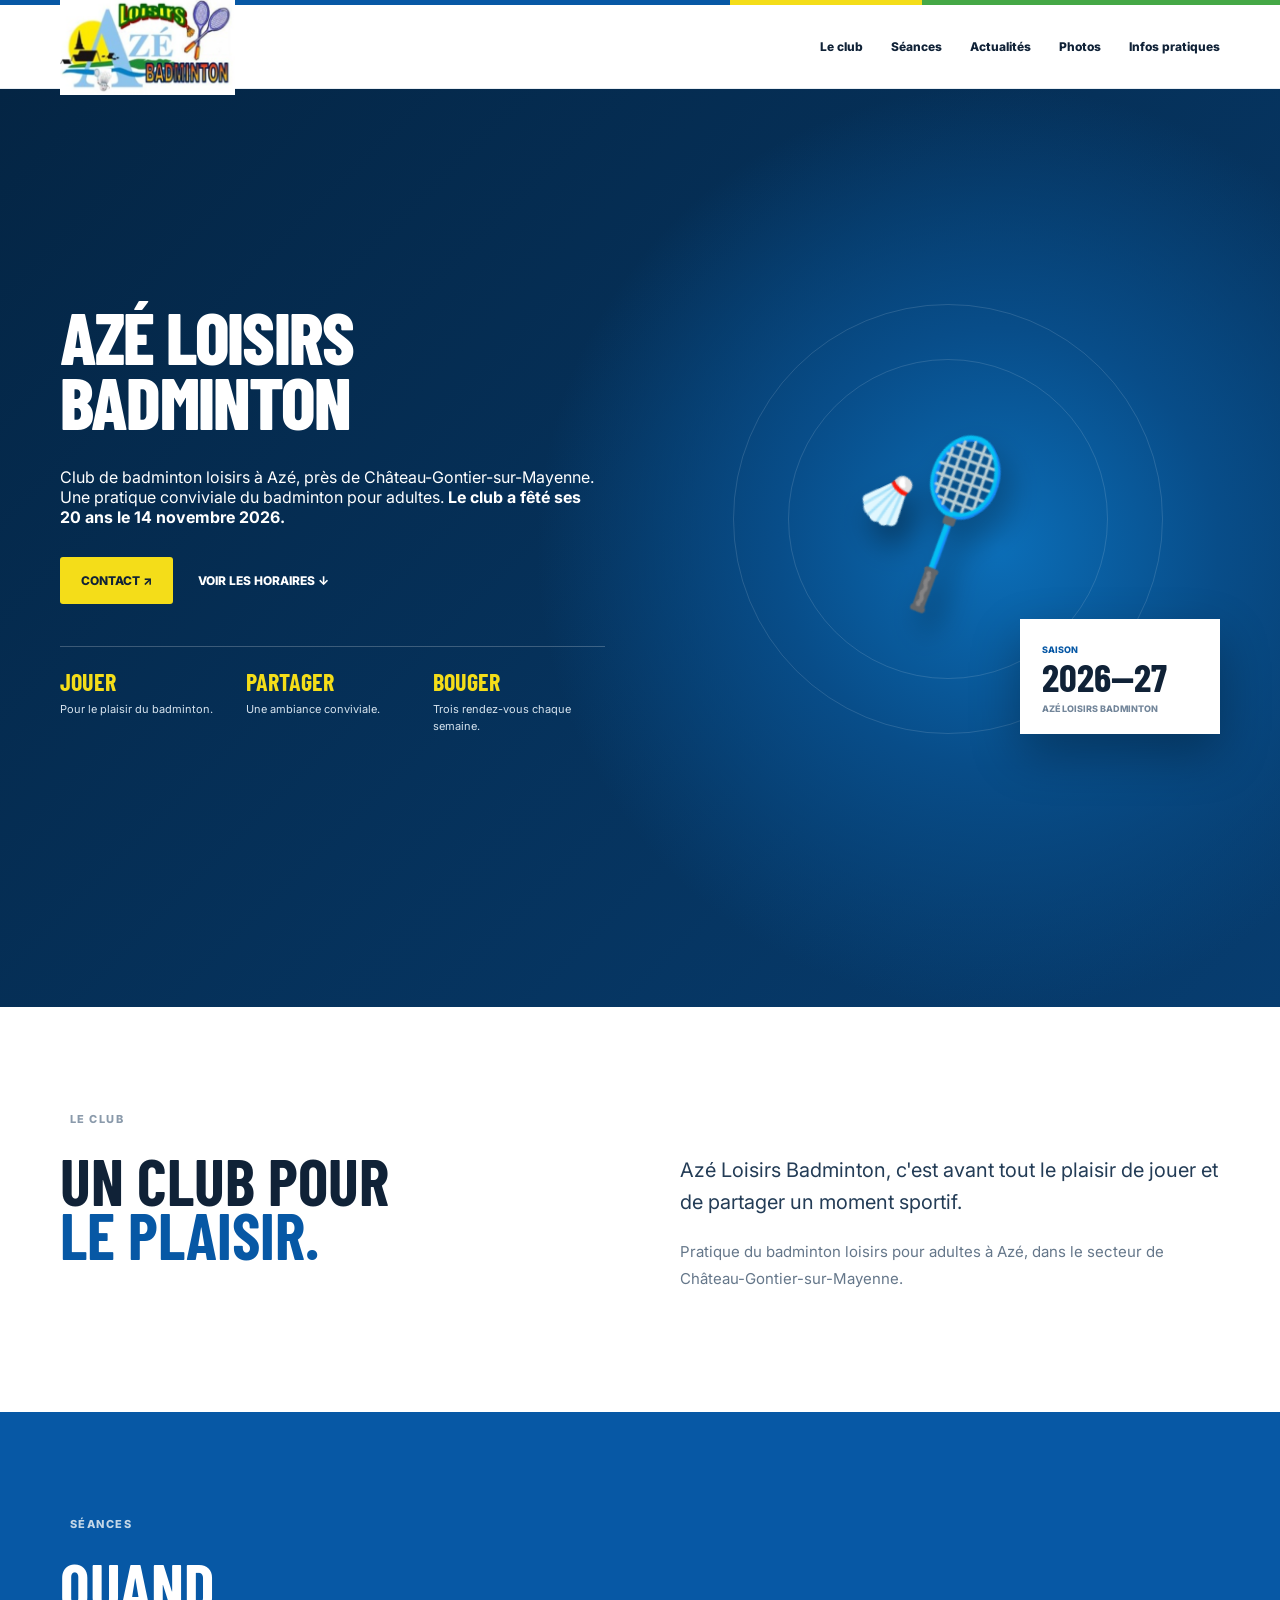
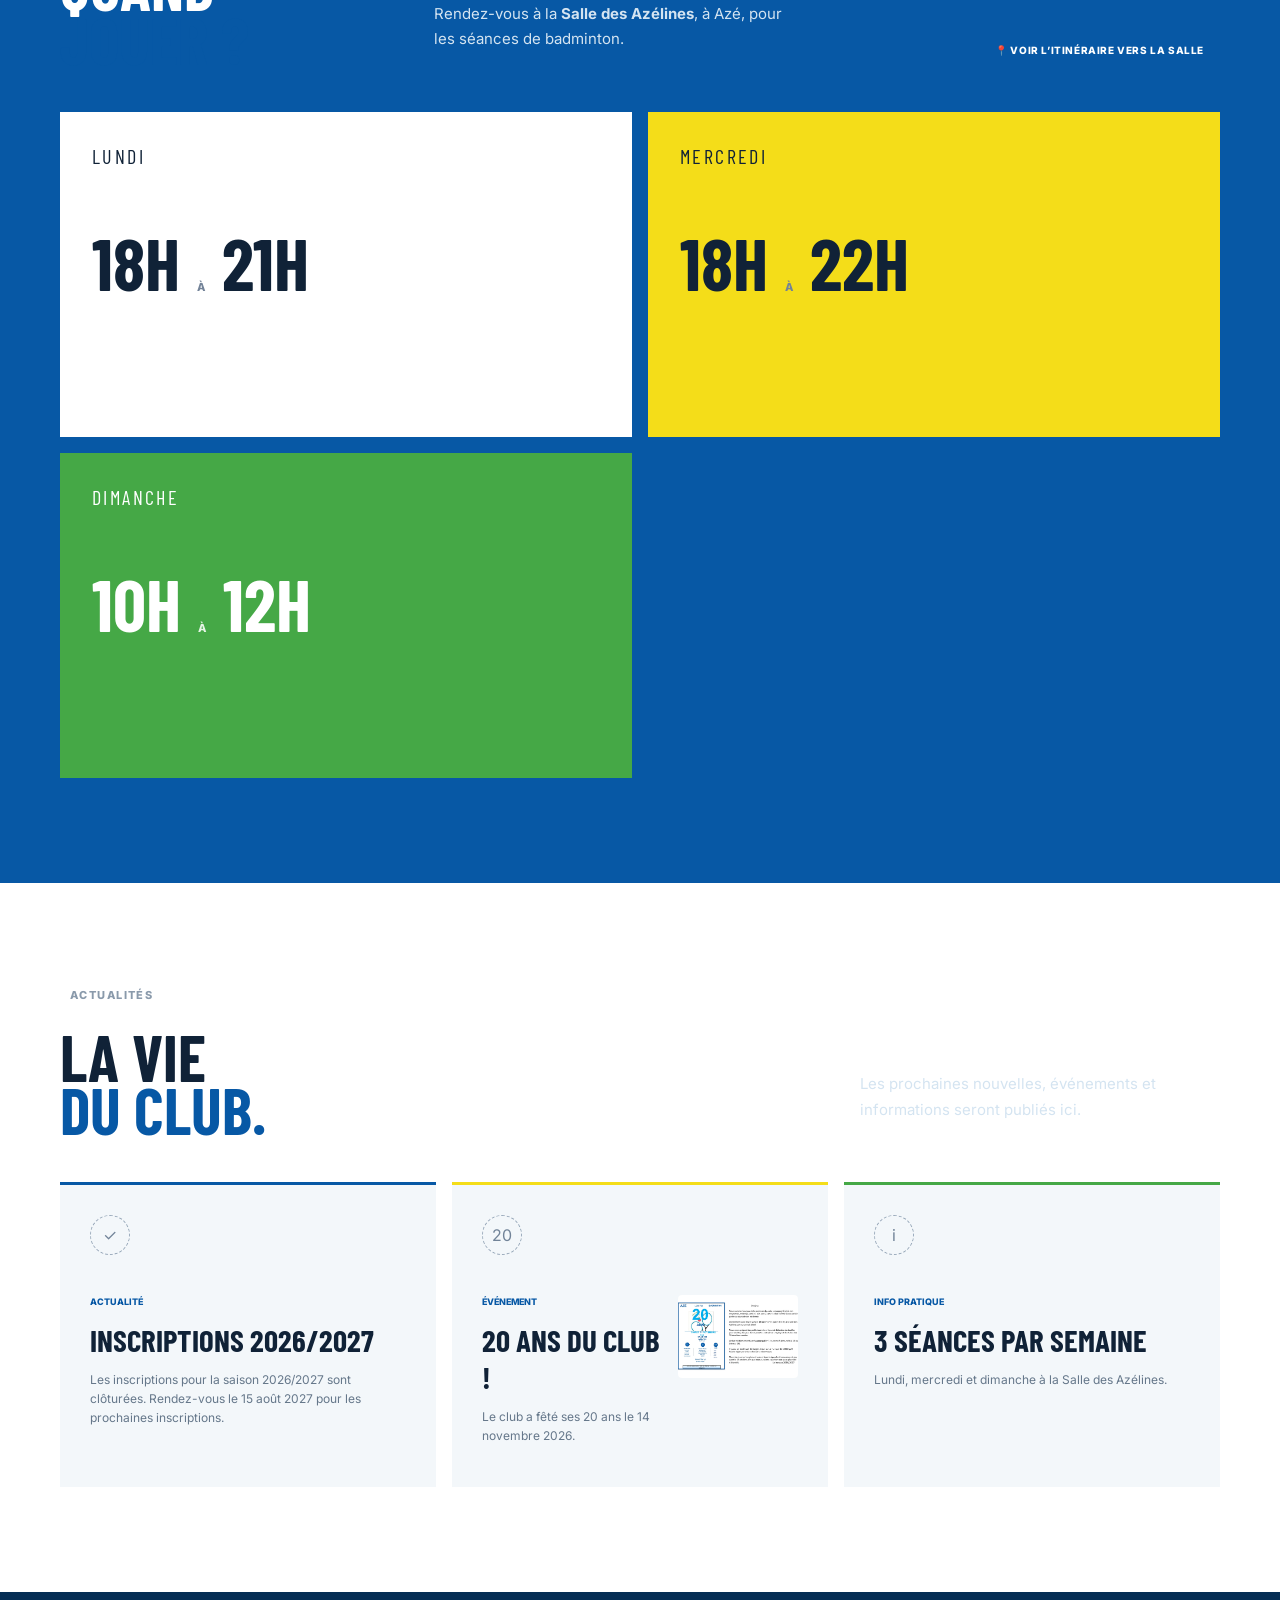
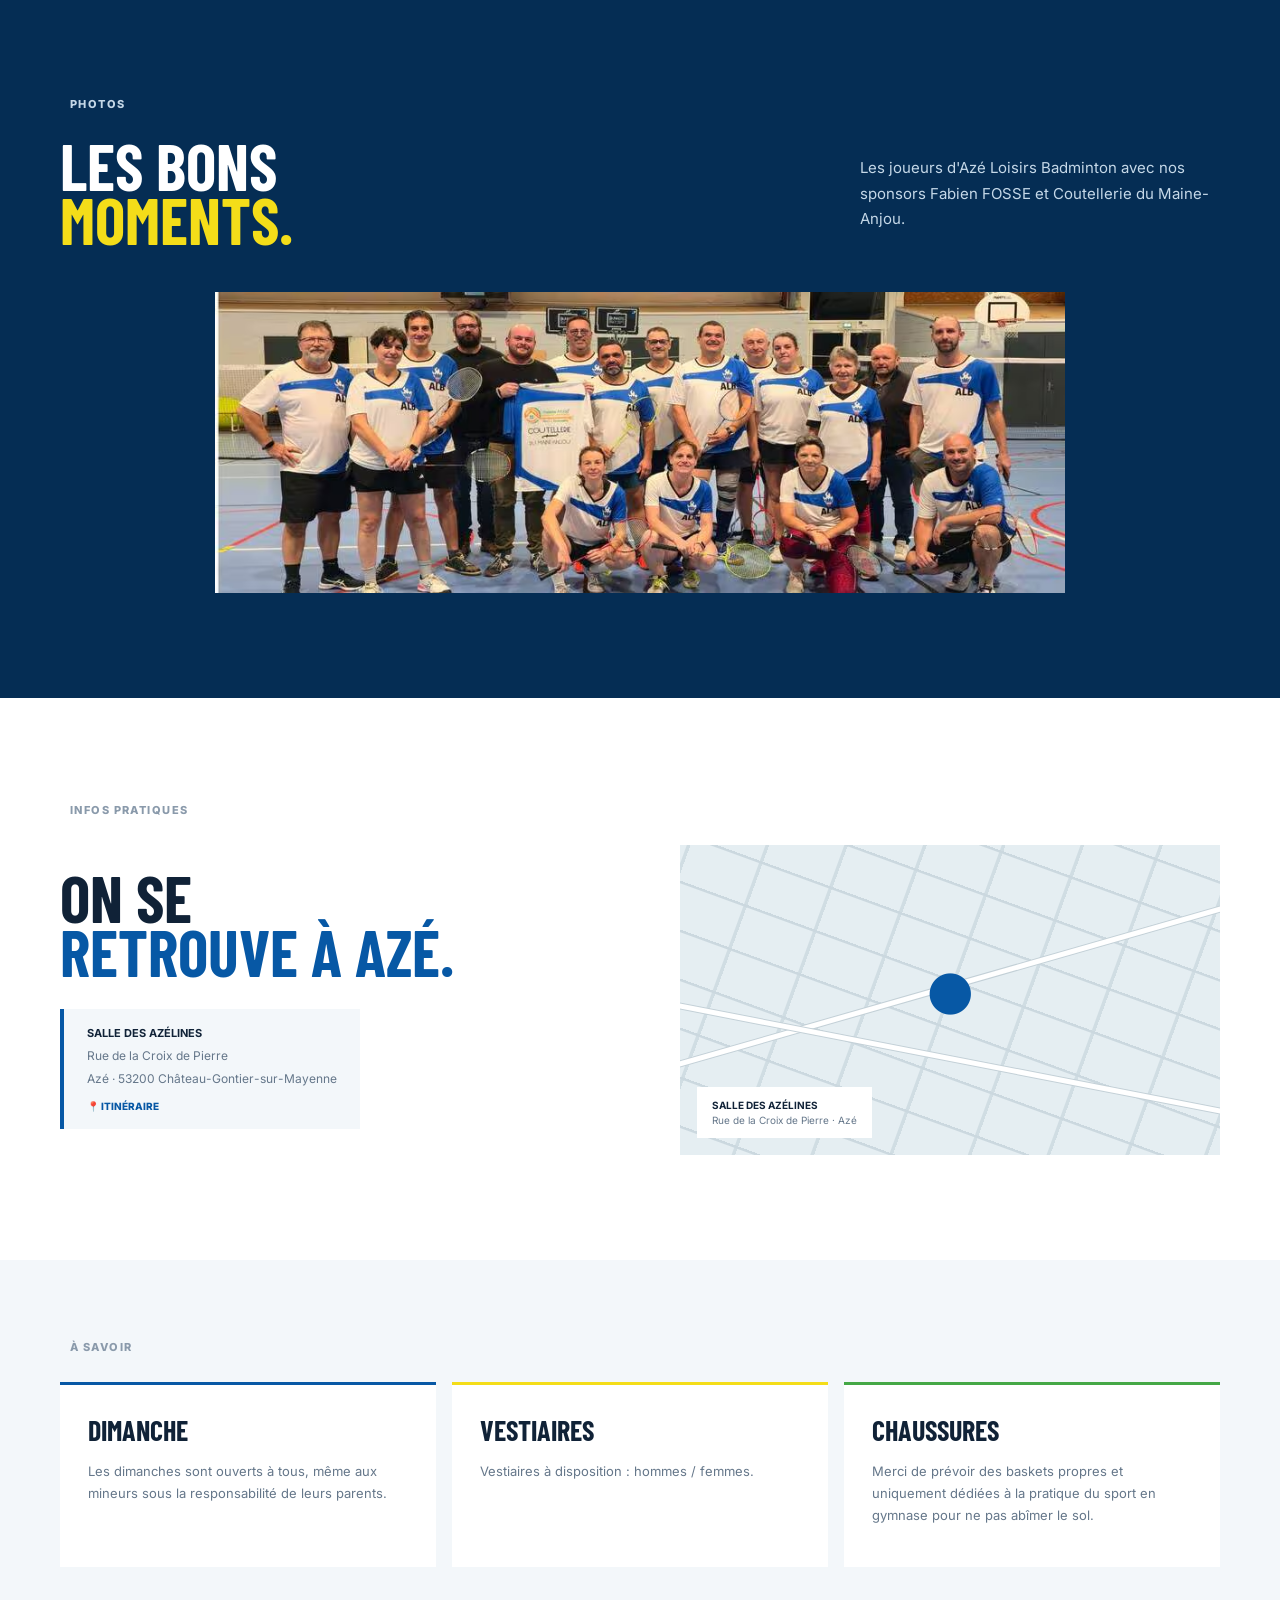
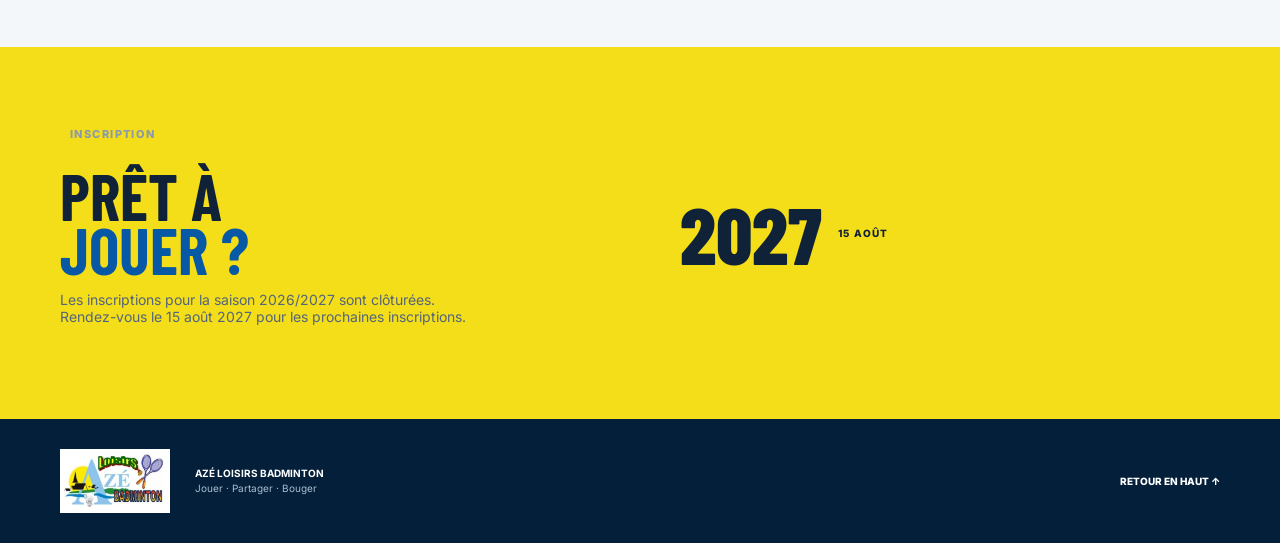
<file: index.html>
<!doctype html>

<html lang="fr">

<head>
<meta charset="utf-8">
<meta name="viewport" content="width=device-width,initial-scale=1">
<meta name="theme-color" content="#0758a5">

<!-- SEO -->

<title>Azé Loisirs Badminton | Club de badminton à Azé – Château-Gontier</title>

<meta name="description" content="Azé Loisirs Badminton, club de badminton loisirs à Azé, près de Château-Gontier-sur-Mayenne. Badminton adultes, 3 séances par semaine à la Salle des Azélines. Adhésion 30 € pour la saison 2026-2027.">

<meta name="robots" content="index, follow">
<meta name="author" content="Azé Loisirs Badminton">

<link rel="canonical" href="https://laupre.github.io/aze-loisirs-badminton/">

<!-- Open Graph : partage Facebook, WhatsApp, etc. -->

<meta property="og:type" content="website">
<meta property="og:title" content="Azé Loisirs Badminton | Club de badminton à Azé">
<meta property="og:description" content="Club de badminton loisirs à Azé, près de Château-Gontier-sur-Mayenne. 3 séances par semaine à la Salle des Azélines.">
<meta property="og:url" content="https://laupre.github.io/aze-loisirs-badminton/">
<meta property="og:image" content="https://laupre.github.io/aze-loisirs-badminton/logo.png">
<meta property="og:locale" content="fr_FR">

<!-- Données structurées pour les moteurs de recherche -->

<script type="application/ld+json">
{
  "@context": "https://schema.org",
  "@type": "SportsOrganization",
  "name": "Azé Loisirs Badminton",
  "url": "https://laupre.github.io/aze-loisirs-badminton/",
  "logo": "https://laupre.github.io/aze-loisirs-badminton/logo.png",
  "description": "Club de badminton loisirs pour adultes à Azé, près de Château-Gontier-sur-Mayenne.",
  "sport": "Badminton",
  "address": {
    "@type": "PostalAddress",
    "streetAddress": "Rue de la Croix de Pierre",
    "addressLocality": "Azé",
    "postalCode": "53200",
    "addressCountry": "FR"
  },
  "location": {
    "@type": "Place",
    "name": "Salle des Azélines",
    "address": {
      "@type": "PostalAddress",
      "streetAddress": "Rue de la Croix de Pierre",
      "addressLocality": "Azé",
      "postalCode": "53200",
      "addressCountry": "FR"
    }
  },
  "areaServed": [
    "Azé",
    "Château-Gontier-sur-Mayenne",
    "Mayenne"
  ]
}
</script>

<link rel="preconnect" href="https://fonts.googleapis.com">
<link rel="preconnect" href="https://fonts.gstatic.com" crossorigin>

<link href="https://fonts.googleapis.com/css2?family=Barlow+Condensed:wght@500;600;700;800&family=Inter:wght@400;500;600;700;800&display=swap" rel="stylesheet">

<link rel="stylesheet" href="style.css">
</head>

<body>

<div class="topline"></div>

<header>
<div class="wrap nav">

<a href="#accueil" class="brand">
<img src="logo.png" alt="Logo Azé Loisirs Badminton">
</a>

<button class="hamb" aria-label="Ouvrir le menu">☰</button>

<nav>
<a href="#club">Le club</a>
<a href="#seances">Séances</a>
<a href="#actualites">Actualités</a>
<a href="#photos">Photos</a>
<a href="#infos">Infos pratiques</a>


</nav>

</div>
</header>

<!-- ACCUEIL -->

<section class="hero" id="accueil">

<div class="hero-pattern"></div>

<div class="wrap hero-content">

<div>

<div class="club-name">
AZÉ LOISIRS BADMINTON
</div>

<p>
Club de badminton loisirs à Azé, près de Château-Gontier-sur-Mayenne.
Une pratique conviviale du badminton pour adultes.
<strong>Le club a fêté ses 20 ans le 14 novembre 2026.</strong>
</p>

<div class="hero-buttons">

<a class="btn yellow" href="mailto:azeloisirsbad53@gmail.com">
CONTACT ↗ </a>

<a href="#seances" class="scroll">
VOIR LES HORAIRES ↓
</a>

</div>






<div class="hero-values">
  <div>
    <h3>JOUER</h3>
    <p>Pour le plaisir du badminton.</p>
  </div>
  <div>
    <h3>PARTAGER</h3>
    <p>Une ambiance conviviale.</p>
  </div>
  <div>
    <h3>BOUGER</h3>
    <p>Trois rendez-vous chaque semaine.</p>
  </div>
</div>

</div>

<div class="hero-art">

<div class="orbit o1"></div>
<div class="orbit o2"></div>

<div class="shuttle">
🏸
</div>

<div class="hero-card">

<small>SAISON</small>

<strong>2026—27</strong>

<span>
AZÉ LOISIRS BADMINTON
</span>

</div>

</div>

</div>

<div class="hero-bottom">

<div class="wrap">

<span>30 € / AN</span> <i></i>

<span>LOISIRS</span> <i></i>

<span>3 SÉANCES / SEMAINE</span>

</div>

</div>

</section>

<!-- LE CLUB -->

<section class="intro" id="club">

<div class="wrap">

<div class="section-label">
<span>LE CLUB</span>
</div>

<div class="intro-grid">

<div>

<h2>
UN CLUB POUR<br>
<em>LE PLAISIR.</em>
</h2>

</div>

<div class="intro-text">

<p class="big">
Azé Loisirs Badminton, c'est avant tout le plaisir de jouer et de partager un moment sportif.
</p>

<p>
Pratique du badminton loisirs pour adultes à Azé, dans le secteur de Château-Gontier-sur-Mayenne.
</p>

</div>

</div>



</div>

</section>

<!-- SEANCES -->

<section class="schedule" id="seances">

<div class="wrap">

<div class="section-label white">
<span>SÉANCES</span>
</div>

<div class="schedule-head">

<h2>
QUAND<br>
<em>JOUER ?</em>
</h2>

<p>
Rendez-vous à la <strong>Salle des Azélines</strong>, à Azé, pour les séances de badminton.
</p>

<a class="hall-link"
href="https://www.google.com/maps/search/?api=1&query=Salle+des+Azélines+Rue+de+la+Croix+de+Pierre+Azé+53200+Château-Gontier-sur-Mayenne"
target="_blank"
rel="noopener">
📍 VOIR L’ITINÉRAIRE VERS LA SALLE </a>

</div>

<div class="days">

<article>

<div class="daytop">
<span>LUNDI</span>
</div>

<strong class="time">
18h
</strong>

<div class="to">
À
</div>

<strong class="time">
21h
</strong>

</article>

<article class="yellow-card">

<div class="daytop">
<span>MERCREDI</span>
</div>

<strong class="time">
18h
</strong>

<div class="to">
À
</div>

<strong class="time">
22h
</strong>

</article>

<article class="green-card">

<div class="daytop">
<span>DIMANCHE</span>
</div>

<strong class="time">
10h
</strong>

<div class="to">
À
</div>

<strong class="time">
12h
</strong>

</article>

</div>

</div>

</section>

<!-- ACTUALITES -->

<section class="news" id="actualites">

<div class="wrap">

<div class="section-label">
<span>ACTUALITÉS</span>
</div>

<div class="news-head">

<h2>
LA VIE<br>
<em>DU CLUB.</em>
</h2>

<p>
Les prochaines nouvelles, événements et informations seront publiés ici.
</p>

</div>

<div class="news-grid">

<article>

<div class="empty-icon">
✓
</div>

<small>
ACTUALITÉ
</small>

<h3>
INSCRIPTIONS 2026/2027
</h3>

<p>
Les inscriptions pour la saison 2026/2027 sont clôturées. Rendez-vous le 15 août 2027 pour les prochaines inscriptions.
</p>



</article>

<article class="news-anniversary">

<div class="anniversary-copy">
<div class="empty-icon">20</div>
<small>ÉVÉNEMENT</small>
<h3>20 ANS DU CLUB !</h3>
<p>Le club a fêté ses 20 ans le 14 novembre 2026.</p>
</div>

<a class="anniversary-poster" href="affiche-20.jpg" target="_blank" rel="noopener" aria-label="Agrandir l’affiche des 20 ans du club">
<img src="affiche-20.jpg" alt="Affiche des 20 ans d’Azé Loisirs Badminton, le 14 novembre 2026">
</a>

</article>

<article>

<div class="empty-icon">
i
</div>

<small>
INFO PRATIQUE
</small>

<h3>
3 SÉANCES PAR SEMAINE
</h3>

<p>
Lundi, mercredi et dimanche à la Salle des Azélines.
</p>

</article>

</div>

</div>

</section>

<!-- PHOTOS -->

<section class="photos" id="photos">

<div class="wrap">

<div class="section-label white">
<span>PHOTOS</span>
</div>

<div class="photos-head">

<h2>
LES BONS<br>
<em>MOMENTS.</em>
</h2>

<p>
Les joueurs d'Azé Loisirs Badminton avec nos sponsors Fabien FOSSE et Coutellerie du Maine-Anjou.
</p>

</div>

<div class="photo-unique">

<img src="1.jpeg"
alt="Joueurs d'Azé Loisirs Badminton avec les sponsors Fabien FOSSE et Coutellerie du Maine-Anjou">

</div>

</div>

</section>

<!-- INFOS PRATIQUES -->

<section class="infos" id="infos">

<div class="wrap">

<div class="section-label">
<span>INFOS PRATIQUES</span>
</div>

<div class="info-grid">

<div>

<h2>
ON SE<br>
<em>RETROUVE À AZÉ.</em>
</h2>

<div class="location">

<b>
SALLE DES AZÉLINES
</b>

<span>
Rue de la Croix de Pierre
</span>

<span>
Azé · 53200 Château-Gontier-sur-Mayenne
</span>

<a class="map-link"
href="https://www.google.com/maps/search/?api=1&query=Salle+des+Azélines+Rue+de+la+Croix+de+Pierre+Azé+53200+Château-Gontier-sur-Mayenne"
target="_blank"
rel="noopener">
📍 ITINÉRAIRE </a>

</div>

</div>

<div class="map">

<div class="road a"></div>
<div class="road b"></div>

<div class="pin">
●
</div>

<div class="map-card">

<b>
SALLE DES AZÉLINES
</b>

<span>
Rue de la Croix de Pierre · Azé
</span>

</div>

</div>

</div>

</div>

</section>

<!-- A SAVOIR -->

<section class="practical">

<div class="wrap">

<div class="section-label">
<span>À SAVOIR</span>
</div>

<div class="practical-grid">

<div>

<b>
DIMANCHE
</b>

<p>
Les dimanches sont ouverts à tous, même aux mineurs sous la responsabilité de leurs parents.
</p>

</div>

<div>

<b>
VESTIAIRES
</b>

<p>
Vestiaires à disposition : hommes / femmes.
</p>

</div>

<div>

<b>
CHAUSSURES
</b>

<p>
Merci de prévoir des baskets propres et uniquement dédiées à la pratique du sport en gymnase pour ne pas abîmer le sol.
</p>

</div>

</div>

</div>

</section>

<!-- INSCRIPTION -->

<section class="join">

<div class="wrap join-grid">

<div>

<div class="section-label">
<span>INSCRIPTION</span>
</div>

<h2>
PRÊT À<br>
<em>JOUER ?</em>
</h2>

<p>
Les inscriptions pour la saison 2026/2027 sont clôturées.<br>
Rendez-vous le 15 août 2027 pour les prochaines inscriptions.
</p>

</div>

<div class="price">

<strong>
2027
</strong>

<span>
15 AOÛT
</span>



</div>

</div>

</section>

<!-- FOOTER -->
<footer>
  <div class="wrap foot">
    <img src="logo.png" alt="Logo Azé Loisirs Badminton">
    <div><b>AZÉ LOISIRS BADMINTON</b><span>Jouer · Partager · Bouger</span></div>
    <a href="#accueil">RETOUR EN HAUT ↑</a>
  </div>
</footer>

<script>
const menuButton = document.querySelector(".hamb");
const nav = document.querySelector("header nav");
if (menuButton && nav) {
  menuButton.addEventListener("click", () => {
    const isOpen = nav.classList.toggle("open");
    menuButton.setAttribute("aria-expanded", String(isOpen));
    menuButton.textContent = isOpen ? "×" : "☰";
  });
  nav.querySelectorAll("a").forEach(link => link.addEventListener("click", () => {
    nav.classList.remove("open");
    menuButton.setAttribute("aria-expanded", "false");
    menuButton.textContent = "☰";
  }));
}
</script>
</body>
</html>
</file>
<file: style.css>
*{box-sizing:border-box}
html{scroll-behavior:smooth}
body{margin:0;font-family:Inter,Arial,sans-serif;color:#102237}
a{text-decoration:none;color:inherit}
:root{--blue:#0758a5;--dark:#052d54;--yellow:#f4dd19;--green:#45a846;--pale:#f3f7fa;--muted:#65778a}
.wrap{width:min(1160px,calc(100% - 48px));margin:auto}
.topline{height:5px;background:linear-gradient(90deg,var(--blue) 0 57%,var(--yellow) 57% 72%,var(--green) 72%)}
header{height:84px;background:#fff;position:sticky;top:0;z-index:50;border-bottom:1px solid #e7edf2}
.nav{height:100%;display:flex;align-items:center;justify-content:space-between}
.brand img{width:175px;display:block}
nav{display:flex;gap:28px;align-items:center;font-size:12px;font-weight:800}
nav a:hover{color:var(--blue)}
.join-mini{background:var(--blue);color:#fff!important;padding:13px 20px;border-radius:3px}
.hamb{display:none;border:0;background:none;font-size:27px;color:var(--blue)}
h1,h2,h3,.time,.daytop,.hero-card strong{font-family:"Barlow Condensed",Impact,sans-serif;text-transform:uppercase}
h1{font-size:clamp(72px,9vw,118px);line-height:.78;margin:22px 0 28px}
h1 em,h2 em{font-style:normal;color:var(--yellow)}
h2{font-size:64px;line-height:.84;margin:0}
h2 em{color:var(--blue)}
.hero{background:var(--dark);color:#fff;position:relative;overflow:hidden}
.hero-pattern{position:absolute;inset:0;background:radial-gradient(circle at 78% 50%,#0b6eb8 0,#084d89 20%,transparent 42%),linear-gradient(135deg,#042544,#073d70)}
.hero-content{min-height:650px;display:grid;grid-template-columns:1fr 1fr;gap:70px;align-items:center;position:relative;z-index:1}
.tag{font-size:12px;font-weight:800;letter-spacing:.16em;color:#bdd5e8}
.tag span{display:inline-block;width:27px;height:4px;background:var(--yellow);margin-right:10px;vertical-align:middle}
.hero-copy>p{max-width:520px;font-size:17px;line-height:1.75;color:#d7e4ef}
.hero-buttons{display:flex;gap:25px;align-items:center;flex-wrap:wrap;margin-top:30px}
.btn{display:inline-flex;padding:16px 21px;border-radius:3px;font-weight:800;font-size:12px}
.yellow{background:var(--yellow);color:#102237}
.scroll{font-size:12px;font-weight:800}
.hero-art{height:480px;position:relative;display:grid;place-items:center}
.orbit{position:absolute;border:1px solid rgba(255,255,255,.13);border-radius:50%}
.o1{width:430px;height:430px}.o2{width:320px;height:320px}
.shuttle{font-size:130px;filter:drop-shadow(0 20px 15px rgba(0,0,0,.4));transform:rotate(-25deg)}
.hero-card{position:absolute;right:0;bottom:25px;background:#fff;color:#102237;padding:18px 22px;min-width:200px;box-shadow:0 20px 50px rgba(0,0,0,.3)}
.hero-card small{font-size:9px;color:var(--blue);font-weight:800}
.hero-card strong{display:block;font-size:39px;line-height:1}
.hero-card span{font-size:9px;font-weight:800;color:#73869a}
.hero-bottom{background:#fff;color:#24415d}
.hero-bottom .wrap{height:58px;display:flex;align-items:center;gap:17px;font-size:10px;font-weight:800;letter-spacing:.13em}
.hero-bottom i{width:4px;height:4px;background:var(--yellow);border-radius:50%}
section{padding:105px 0}
.section-label{font-size:11px;font-weight:800;color:var(--blue);letter-spacing:.13em;margin-bottom:28px}
.section-label span{color:#8a9aab;margin-left:10px}
.white{color:var(--yellow)}.white span{color:#c4d7e7}
.intro-grid,.info-grid,.join-grid{display:grid;grid-template-columns:1fr 1fr;gap:80px}
.intro-text{color:var(--muted);line-height:1.8;font-size:15px}
.intro-text .big{font-size:20px;color:#233c56;line-height:1.6;margin-top:0}
.values{display:grid;grid-template-columns:repeat(3,1fr);margin-top:75px;border-top:1px solid #dce5eb}
.values>div{padding:25px;border-right:1px solid #dce5eb}
.values>div:last-child{border:0}
.values b{font-size:10px;color:var(--blue)}
.values h3{font-size:30px;margin:18px 0 5px}
.values p{font-size:12px;color:var(--muted);margin:0}
.schedule{background:var(--blue);color:#fff}
.schedule-head,.news-head,.photos-head{display:flex;justify-content:space-between;align-items:end;gap:50px;margin-bottom:45px}
.schedule-head p,.news-head p,.photos-head p{max-width:360px;color:#d4e4f1;line-height:1.7;font-size:15px}
.days{display:grid;grid-template-columns:1fr 1fr;gap:16px}
.days article{background:#fff;color:#102237;min-height:325px;padding:32px;position:relative}
.yellow-card{background:var(--yellow)!important}
.daytop{display:flex;justify-content:space-between;font-size:20px;letter-spacing:.12em}
.daytop b{font:800 10px Inter;color:#718398}
.time{font-size:73px;line-height:.82;display:inline-block;margin-top:65px}
.time span{font-size:25px;vertical-align:top;margin-left:3px}
.to{display:inline-block;font-size:11px;font-weight:800;margin:0 13px;color:#738398}
.days footer{position:absolute;bottom:28px;left:32px;font-size:11px;font-weight:700;color:#65778a}
.schedule article footer{display:none}
.green-card{background:#45a846!important;color:#fff!important}
.green-card .daytop b,.green-card .to,.green-card footer{color:#e5f4e5}
.green-card .time{color:#fff}
.news-grid{display:grid;grid-template-columns:repeat(3,1fr);gap:16px}
.news-grid article{min-height:280px;background:var(--pale);padding:30px;border-top:3px solid var(--blue)}
.news-grid article:nth-child(2){border-color:var(--yellow)}
.news-grid article:nth-child(3){border-color:var(--green)}
.empty-icon{width:40px;height:40px;border:1px dashed #9aaabb;border-radius:50%;display:grid;place-items:center;color:#718398;margin-bottom:34px}
.news-grid small{font-size:9px;color:var(--blue);font-weight:800}
.news-grid h3{font-size:31px;margin:12px 0 8px}
.news-grid p{font-size:12px;color:var(--muted);line-height:1.6}
.photos{background:var(--dark);color:#fff}
.photos-head p{color:#c5d8e8}
.photos-head h2 em{color:var(--yellow)}
.photo-grid{display:grid;grid-template-columns:2fr 1fr 1fr;grid-template-rows:200px 200px;gap:10px}
.photo{background:linear-gradient(135deg,#0b4e83,#062e55);border:1px dashed rgba(255,255,255,.24);display:flex;flex-direction:column;align-items:center;justify-content:center;text-align:center;overflow:hidden}
.photo.p1{grid-row:span 2}
.photo.wide{grid-column:2/span 2}
.photo img{width:100%;height:100%;object-fit:cover;display:block;transition:transform .4s ease}
.photo:hover img{transform:scale(1.05)}
.photo span{width:42px;height:42px;border:1px dashed #aac4d9;border-radius:50%;display:grid;place-items:center;font-size:21px;color:#aac4d9}
.photo b{font-size:9px;letter-spacing:.1em;margin-top:10px;color:#aac4d9}
.info-grid{align-items:center}
.info-grid h2 em{color:var(--blue)}
.location{display:inline-flex;flex-direction:column;border-left:4px solid var(--blue);background:var(--pale);padding:17px 23px;margin-top:30px;gap:4px}
.location b{font-size:11px}.location span{font-size:12px;color:var(--muted);margin-top:4px}
.info-grid p{max-width:480px;font-size:13px;color:var(--muted);line-height:1.8}
.map{height:310px;background:#e5eef2;position:relative;overflow:hidden}
.map:before{content:"";position:absolute;inset:-50px;background:repeating-linear-gradient(20deg,transparent 0 43px,#cbd8df 44px 46px),repeating-linear-gradient(110deg,transparent 0 70px,#d0dde3 71px 74px)}
.road{position:absolute;height:5px;background:#fff;box-shadow:0 0 0 1px #c3d0d7;width:120%;left:-10%}
.road.a{top:45%;transform:rotate(-16deg)}.road.b{top:68%;transform:rotate(11deg)}
.pin{position:absolute;left:50%;top:48%;transform:translate(-50%,-50%);font-size:55px;color:var(--blue)}
.map-card{position:absolute;bottom:17px;left:17px;background:#fff;padding:12px 15px;font-size:10px}
.map-card span{display:block;color:var(--muted);margin-top:3px}
.join{background:var(--yellow);padding:80px 0}
.join-grid{align-items:center}
.join h2 em{color:var(--blue)}
.join p{font-size:14px;color:#53657a}
.price{display:flex;align-items:center;gap:16px;flex-wrap:wrap}
.price strong{font:800 80px/.8 "Barlow Condensed"}
.price span{font-size:10px;font-weight:800;letter-spacing:.12em}
.price .btn{flex-basis:100%;width:max-content;margin-top:10px}
.blue{background:var(--blue);color:#fff}
footer{background:#041f3a;color:#aabed0;padding:30px 0}
.foot{display:flex;align-items:center;justify-content:space-between;gap:25px}
.foot img{width:110px;background:#fff;padding:4px}
.foot div{margin-right:auto}.foot b,.foot span{display:block}
.foot b{font-size:10px;color:#fff}.foot span{font-size:10px;margin-top:3px}
.foot>a{font-size:10px;color:#fff;font-weight:800}
.text-link{display:inline-block;margin-top:12px;color:var(--blue);font-size:10px;font-weight:800}
.map-link{display:inline-block;margin-top:10px;font-size:10px;font-weight:800;color:var(--blue)}
.practical{background:var(--pale);padding:80px 0}
.practical-grid{display:grid;grid-template-columns:repeat(3,1fr);gap:16px}
.practical-grid>div{background:#fff;padding:28px;border-top:3px solid var(--blue)}
.practical-grid>div:nth-child(2){border-color:var(--yellow)}
.practical-grid>div:nth-child(3){border-color:var(--green)}
.practical-grid b{font-family:"Barlow Condensed",Impact,sans-serif;font-size:28px}
.practical-grid p{font-size:13px;color:var(--muted);line-height:1.7}
.club-name{display:inline-block;margin-bottom:18px;font-family:"Barlow Condensed",Impact,sans-serif;font-size:clamp(38px,6vw,72px);line-height:.9;font-weight:800;letter-spacing:-.025em;color:#fff;text-transform:uppercase}
.hall-link{display:inline-block;margin-top:14px;padding:11px 16px;background:var(--blue);color:#fff;font-size:10px;font-weight:800;letter-spacing:.06em;text-decoration:none}
.hall-link:hover{opacity:.9}
.attestation{margin-top:25px;padding:18px 22px;border:1px solid rgba(255,255,255,.35);background:rgba(0,0,0,.15);max-width:480px}
.attestation-title{font-weight:800;font-size:17px;margin-bottom:6px}
.attestation p{margin:0 0 12px;font-size:13px;opacity:.9}
.attestation a{display:inline-block;font-weight:800;font-size:13px;text-decoration:none}
@media(max-width:820px){
.wrap{width:calc(100% - 36px)}
header{height:72px}
.brand img{width:145px}
.hamb{display:block}
nav{display:none;position:absolute;top:72px;left:0;right:0;background:#fff;padding:15px 18px;box-shadow:0 15px 30px rgba(23,53,82,.13);flex-direction:column;align-items:stretch;gap:4px}
nav.open{display:flex}
nav a{padding:11px}
.join-mini{text-align:center}
.hero-content,.intro-grid,.info-grid,.join-grid{grid-template-columns:1fr;gap:35px}
.hero-content{padding:70px 0;min-height:auto}
.hero-art{height:350px}
.o1{width:300px;height:300px}.o2{width:220px;height:220px}
.hero-card{right:0}
section{padding:75px 0}
.hero-bottom .wrap{height:auto;padding:17px 0;flex-wrap:wrap}
.schedule-head,.news-head,.photos-head{display:block}
.schedule-head p,.news-head p,.photos-head p{margin-top:20px}
.days,.news-grid{grid-template-columns:1fr}
.time{font-size:60px}
.photo-grid{grid-template-columns:1fr 1fr;grid-template-rows:180px 180px 180px}
.photo.p1{grid-row:span 1}
.photo.wide{grid-column:1/span 2}
.values{grid-template-columns:1fr}
.values>div{border-right:0;border-bottom:1px solid #dce5eb}
.price strong{font-size:70px}
.foot{flex-direction:column;align-items:flex-start}
.intro-grid h2,.schedule-head h2,.news-head h2,.photos-head h2,.info-grid h2,.join h2{font-size:50px}
.practical-grid{grid-template-columns:1fr}
.practical h2{font-size:26px}
}


/* Affiche des 20 ans à droite du texte dans la carte de la vie du club */
.news-grid .news-anniversary{display:grid;grid-template-columns:minmax(0,1fr) minmax(100px,38%);gap:16px;align-items:center;border-color:var(--yellow)}
.anniversary-copy{min-width:0}
.anniversary-poster{display:block;min-width:0;line-height:0}
.anniversary-poster img{display:block;width:100%;height:auto;max-height:330px;object-fit:contain;object-position:center;border-radius:4px}
.anniversary-poster:focus-visible{outline:3px solid var(--blue);outline-offset:4px}
.news-anniversary p strong{color:var(--blue)}
.photo-unique{max-width:850px;margin:0 auto}
.photo-unique img{display:block;width:100%;height:auto;max-height:520px;object-fit:contain}
.hero-values{display:grid;grid-template-columns:repeat(3,minmax(0,1fr));gap:14px;margin-top:42px;padding-top:20px;border-top:1px solid rgba(255,255,255,.22)}
.hero-values h3{font-size:24px;margin:0 0 5px;color:var(--yellow)}
.hero-values p{font-size:11px;line-height:1.5;color:#d7e4ef;margin:0}
@media(max-width:900px){.news-grid .news-anniversary{grid-template-columns:minmax(0,1fr) minmax(100px,35%);gap:12px}.anniversary-poster img{max-height:340px}}
@media(max-width:700px){.hero-values{gap:8px}.hero-values h3{font-size:20px}.hero-values p{font-size:10px}.news-grid .news-anniversary{grid-template-columns:minmax(0,1fr) minmax(100px,36%);gap:12px;padding:20px}.anniversary-poster img{max-height:310px}}
@media(max-width:380px){.news-grid .news-anniversary{grid-template-columns:minmax(0,1fr) 100px;gap:9px;padding:16px}.news-grid .news-anniversary h3{font-size:23px}.anniversary-poster img{max-height:270px}.hero-values{grid-template-columns:1fr}}
</file>
